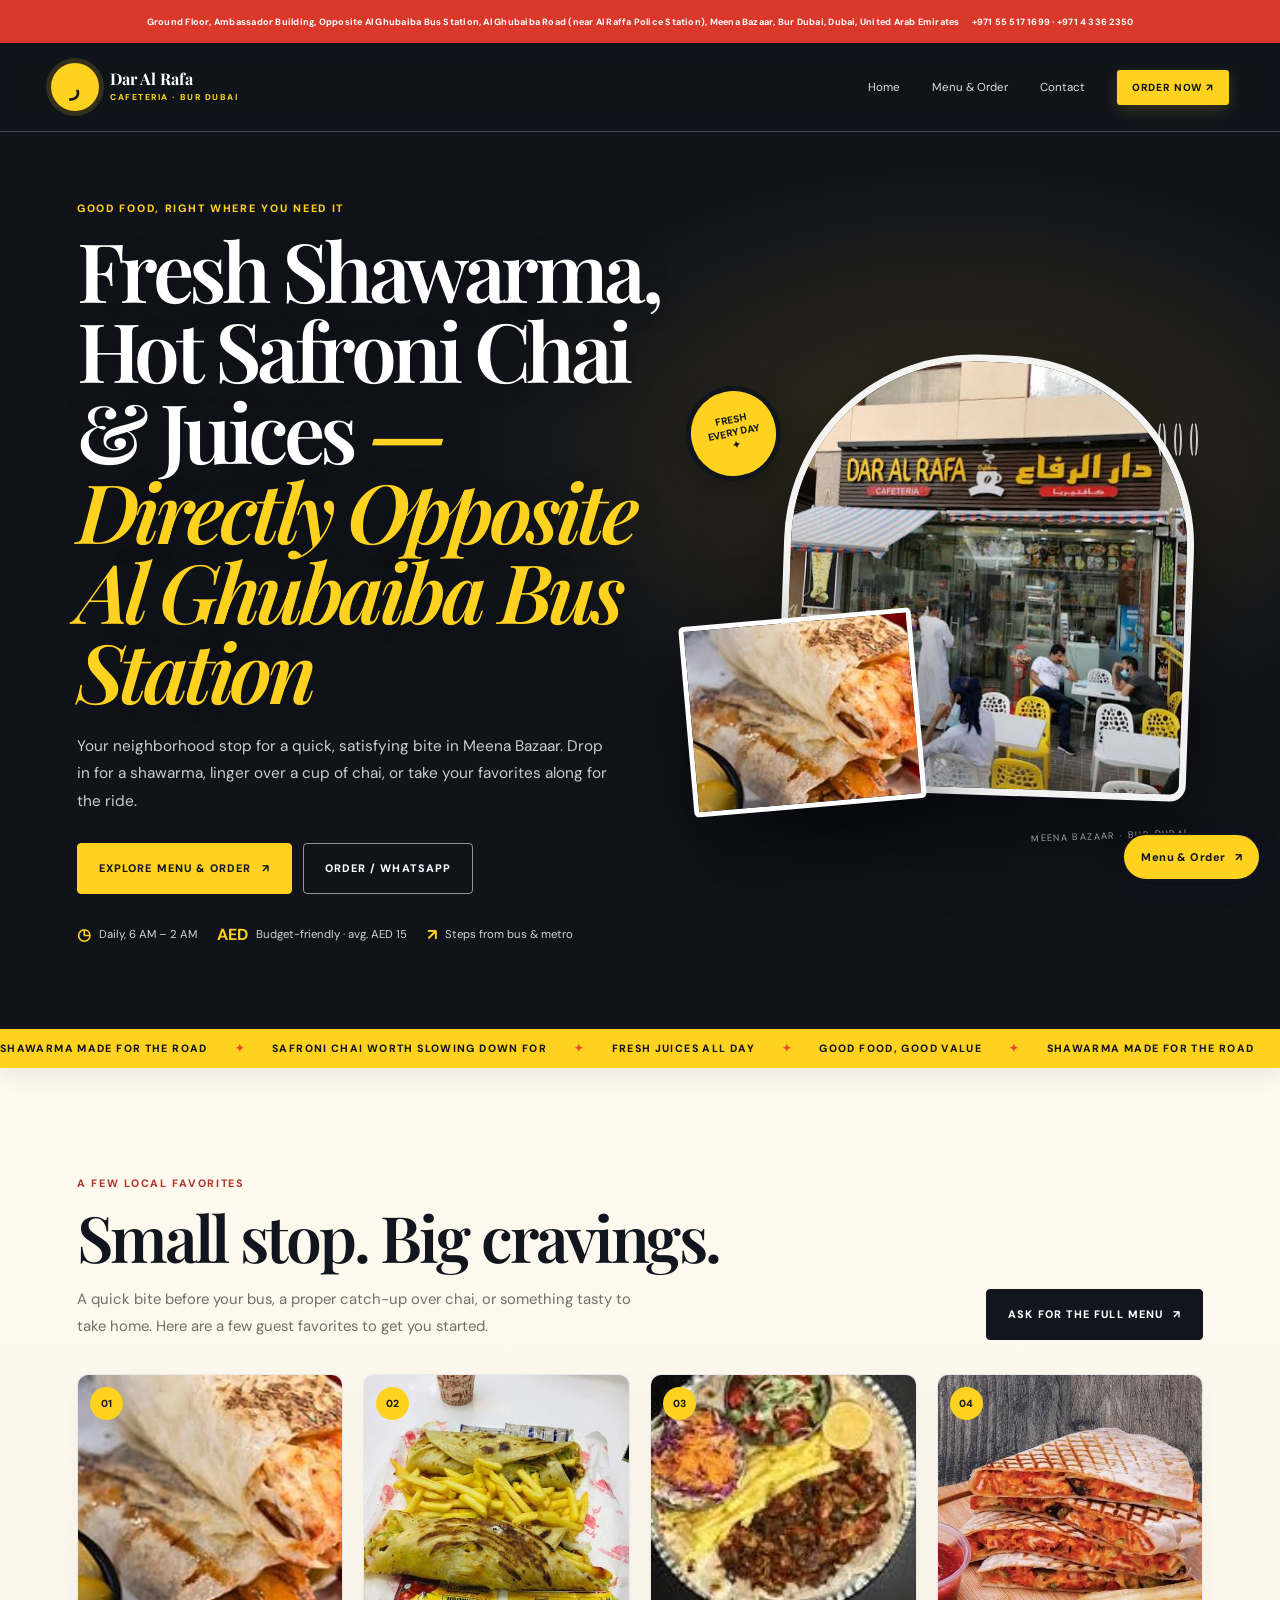
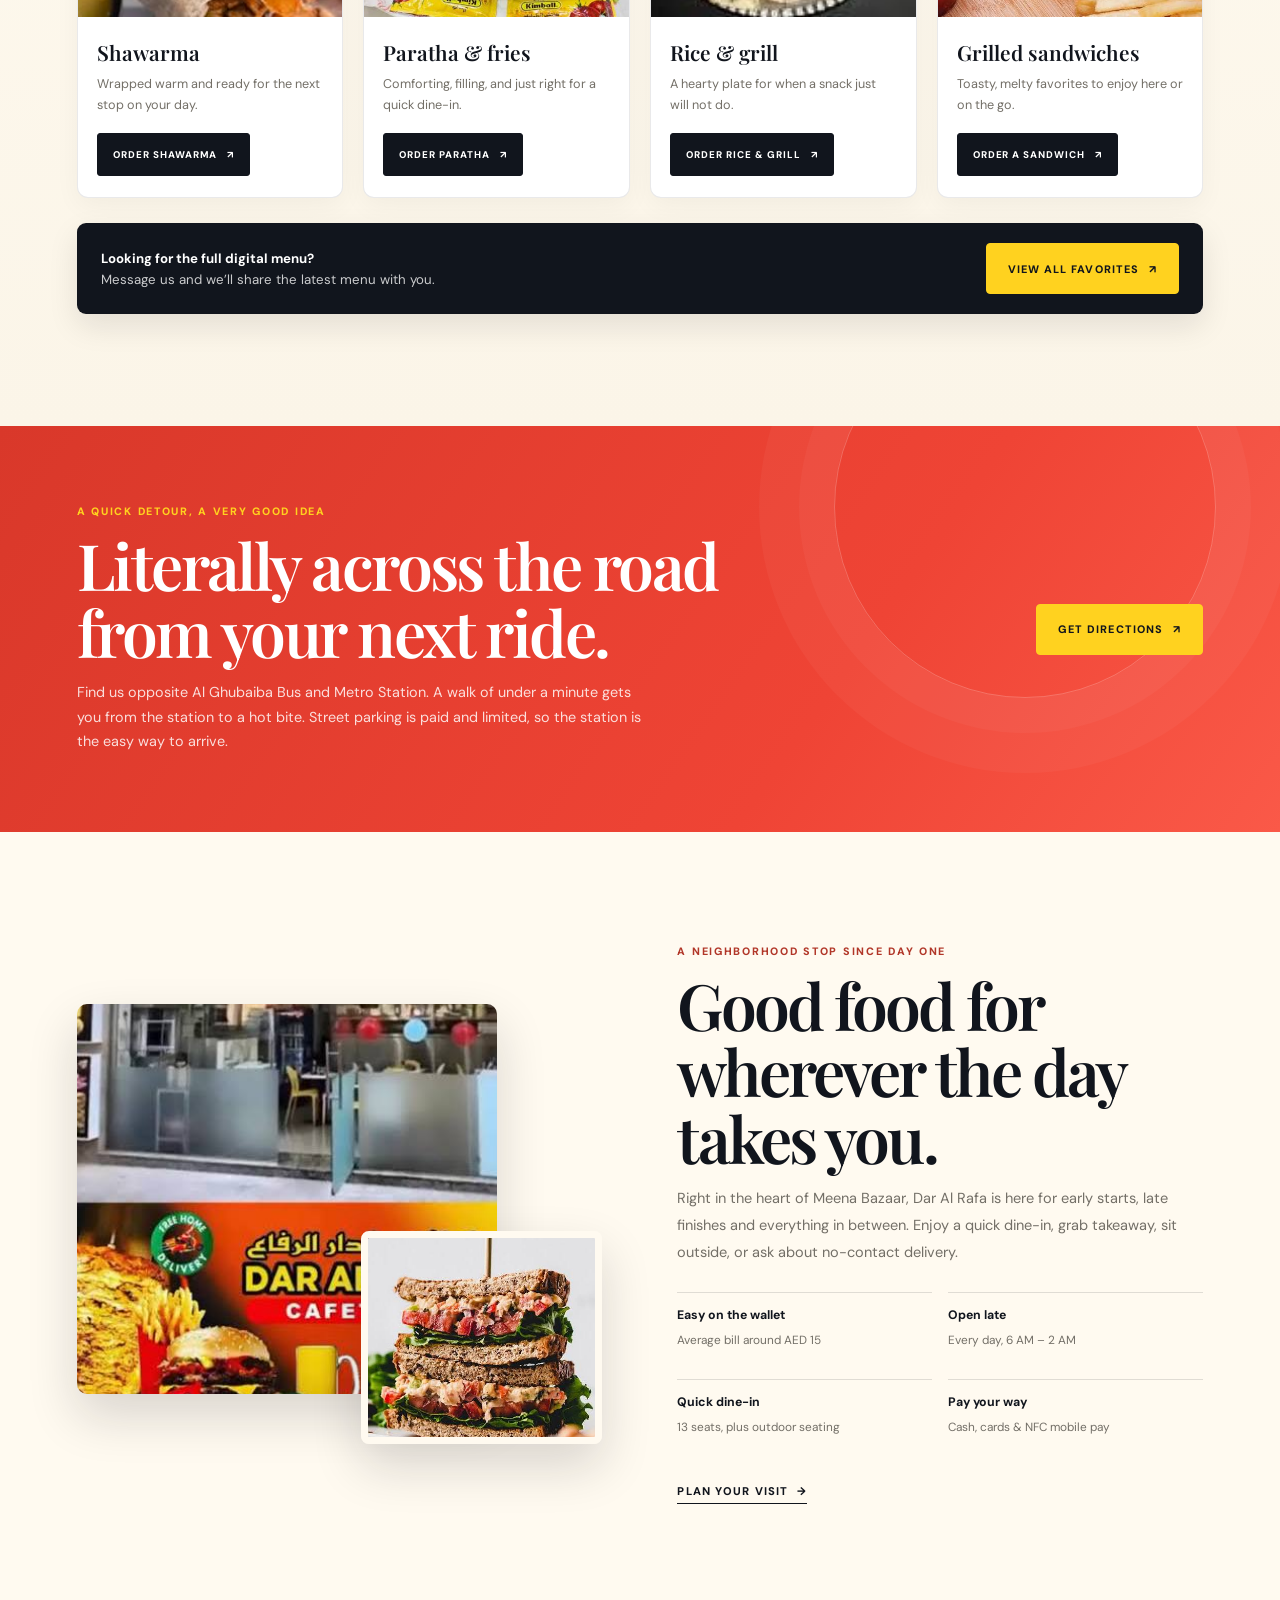
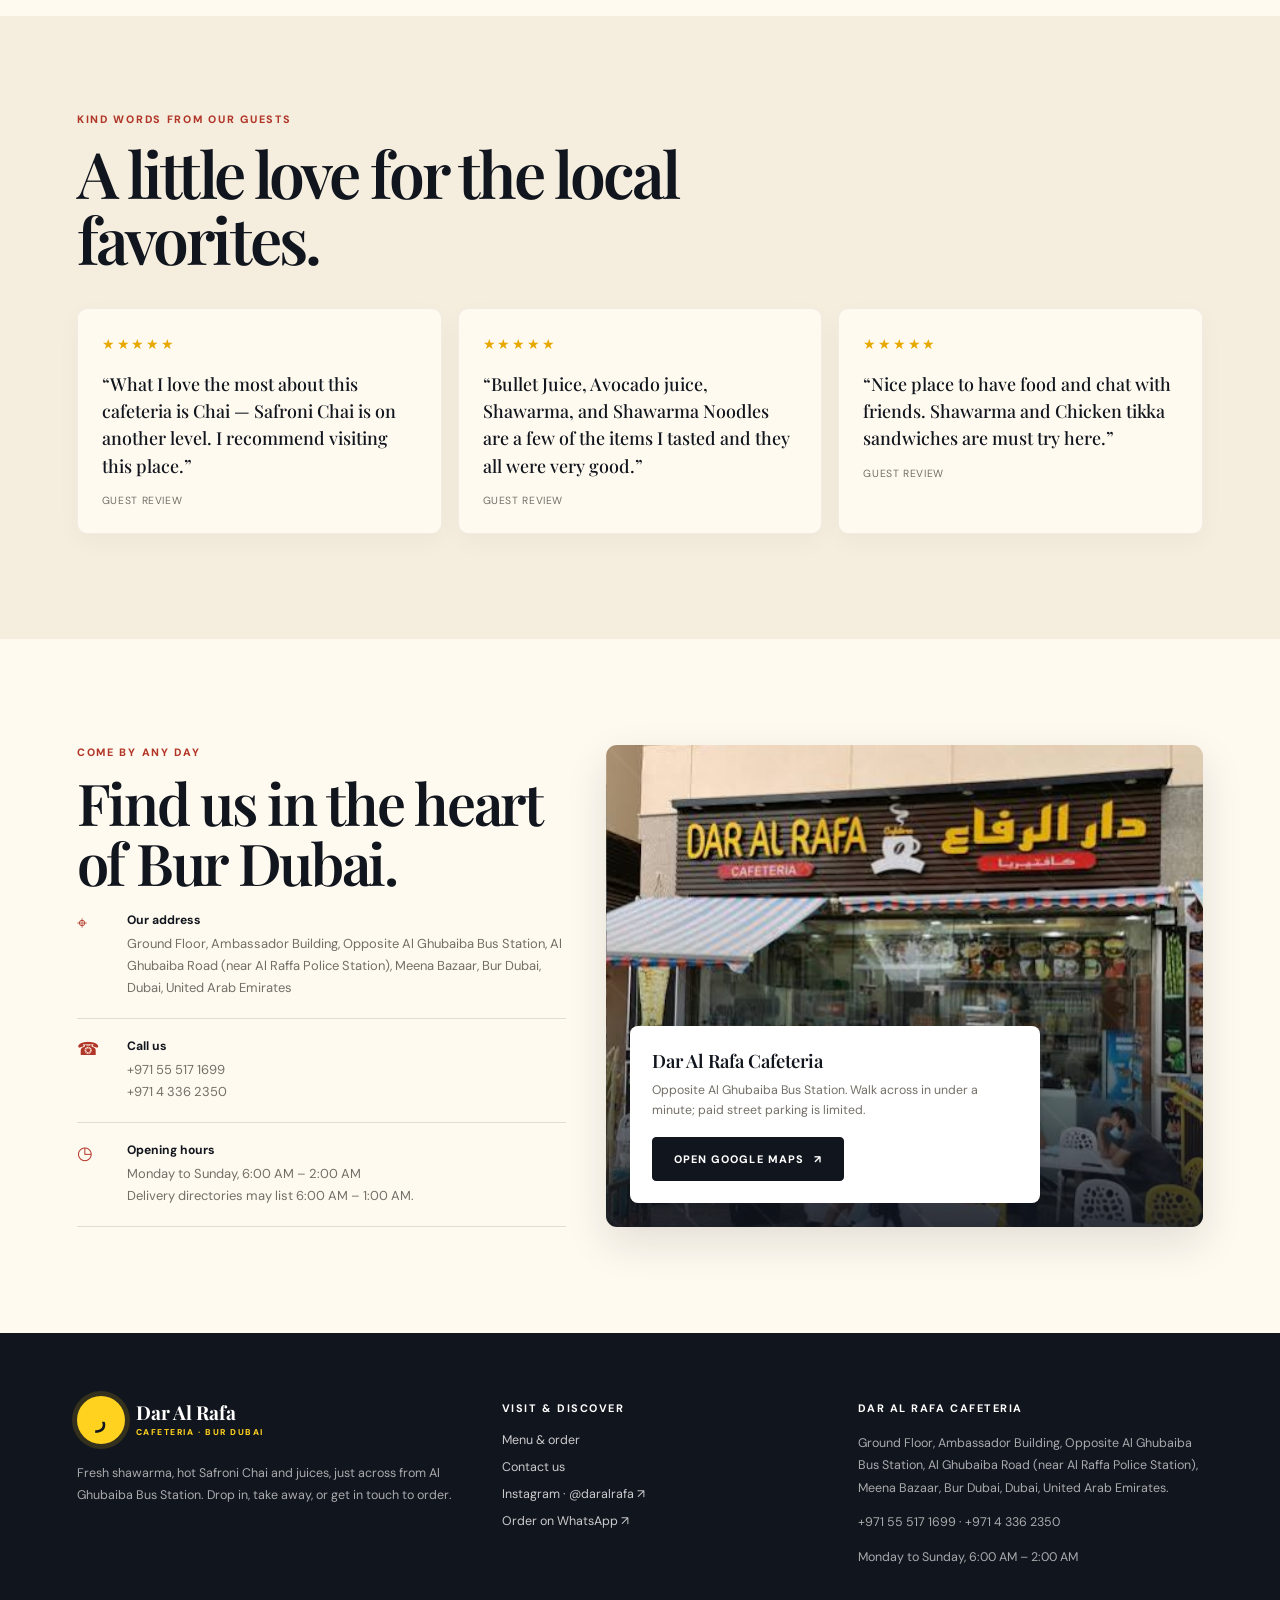
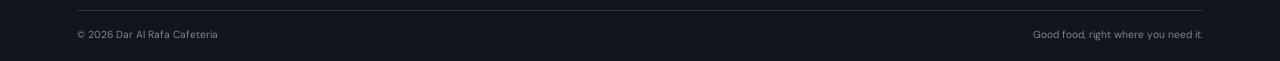
<file: index.html>
<!doctype html>
<html lang="en">
  <head>
    <meta charset="utf-8" />
    <meta name="viewport" content="width=device-width, initial-scale=1" />
    <meta name="theme-color" content="#11151d" />
    <meta name="description" content="Fresh shawarma, Safroni Chai and juices at Dar Al Rafa Cafeteria, directly opposite Al Ghubaiba Bus Station in Bur Dubai. Open daily from 6 AM to 2 AM." />
    <title>Dar Al Rafa Cafeteria | Shawarma, Chai &amp; Juices in Bur Dubai</title>
    <link rel="stylesheet" href="styles.css" />
    <script src="script.js" defer></script>
  </head>
  <body>
    <div class="topline">
      <span class="topline-address">Ground Floor, Ambassador Building, Opposite Al Ghubaiba Bus Station, Al Ghubaiba Road (near Al Raffa Police Station), Meena Bazaar, Bur Dubai, Dubai, United Arab Emirates</span>
      <span class="topline-phones"><a href="tel:+971555171699">+971 55 517 1699</a> · <a href="tel:+97143362350">+971 4 336 2350</a></span>
    </div>
    <header class="header">
      <div class="header-inner">
        <a class="brand" href="index.html" aria-label="Dar Al Rafa Cafeteria home">
          <span class="brand-mark" aria-hidden="true">ر</span>
          <span class="brand-name">Dar Al Rafa<small>Cafeteria · Bur Dubai</small></span>
        </a>
        <button class="menu-toggle" type="button" aria-label="Open navigation" aria-expanded="false" aria-controls="site-navigation">☰</button>
        <nav class="nav" id="site-navigation" aria-label="Main navigation">
          <a href="index.html">Home</a>
          <a href="order.html">Menu &amp; Order</a>
          <a href="contact.html">Contact</a>
          <a class="nav-cta" href="order.html">Order now <span aria-hidden="true">↗</span></a>
        </nav>
      </div>
    </header>

    <main>
      <section class="hero" aria-labelledby="hero-title">
        <div class="hero-inner">
          <div class="hero-copy">
            <p class="eyebrow">Good food, right where you need it</p>
            <h1 id="hero-title">Fresh Shawarma, Hot Safroni Chai &amp; Juices <em>— Directly Opposite Al Ghubaiba Bus Station</em></h1>
            <p class="hero-desc">Your neighborhood stop for a quick, satisfying bite in Meena Bazaar. Drop in for a shawarma, linger over a cup of chai, or take your favorites along for the ride.</p>
            <div class="hero-actions">
              <a class="button" href="order.html">Explore menu &amp; order <span aria-hidden="true">↗</span></a>
              <a class="button outline" href="https://wa.me/971555171699?text=Hello%20Dar%20Al%20Rafa%2C%20I%27d%20like%20to%20place%20an%20order." target="_blank" rel="noopener noreferrer">Order / WhatsApp</a>
            </div>
            <div class="hero-quick" aria-label="Quick information">
              <span><b aria-hidden="true">◷</b> Daily, 6 AM – 2 AM</span>
              <span><b aria-hidden="true">AED</b> Budget-friendly · avg. AED 15</span>
              <span><b aria-hidden="true">↗</b> Steps from bus &amp; metro</span>
            </div>
          </div>
          <div class="hero-art" aria-label="Dar Al Rafa storefront and shawarma">
            <div class="hero-photo main"><img src="assets/dar-al-rafa-storefront.jpg" alt="Dar Al Rafa Cafeteria's real storefront and outdoor seating" fetchpriority="high" /></div>
            <div class="hero-photo small"><img src="assets/shawarma-wraps.png" alt="Freshly wrapped shawarma sandwiches" /></div>
            <div class="hero-sticker">Fresh<br />every day<br />✦</div>
            <div class="steam" aria-hidden="true"><i></i><i></i><i></i></div>
            <span class="hero-caption">Meena Bazaar · Bur Dubai</span>
          </div>
        </div>
      </section>

      <div class="ticker" aria-label="Fresh food, good value, open late">
        <div class="ticker-track" aria-hidden="true">
          <span>Shawarma made for the road</span><span>Safroni Chai worth slowing down for</span><span>Fresh juices all day</span><span>Good food, good value</span>
          <span>Shawarma made for the road</span><span>Safroni Chai worth slowing down for</span><span>Fresh juices all day</span><span>Good food, good value</span>
        </div>
      </div>

      <section class="menu-section" id="favorites">
        <div class="wrap">
          <div class="section-top">
            <div>
              <p class="eyebrow">A few local favorites</p>
              <h2 class="section-heading">Small stop. Big cravings.</h2>
              <p class="section-copy">A quick bite before your bus, a proper catch-up over chai, or something tasty to take home. Here are a few guest favorites to get you started.</p>
            </div>
            <a class="button dark" href="https://wa.me/971555171699?text=Hello%2C%20could%20you%20please%20send%20me%20the%20Dar%20Al%20Rafa%20digital%20menu%3F" target="_blank" rel="noopener noreferrer">Ask for the full menu <span aria-hidden="true">↗</span></a>
          </div>
          <div class="food-grid">
            <article class="food-card">
              <div class="food-card-photo"><img src="assets/shawarma-wraps.png" alt="Shawarma wraps served with a cool drink" loading="lazy" /><span class="food-number">01</span></div>
              <div class="food-card-body"><h3>Shawarma</h3><p>Wrapped warm and ready for the next stop on your day.</p><a class="button dark food-order" href="order.html?item=Shawarma">Order shawarma <span aria-hidden="true">↗</span></a></div>
            </article>
            <article class="food-card">
              <div class="food-card-photo"><img src="assets/paratha-meal.png" alt="Griddled paratha wraps served with fries and chai" loading="lazy" /><span class="food-number">02</span></div>
              <div class="food-card-body"><h3>Paratha &amp; fries</h3><p>Comforting, filling, and just right for a quick dine-in.</p><a class="button dark food-order" href="order.html?item=Paratha%20%26%20fries">Order paratha <span aria-hidden="true">↗</span></a></div>
            </article>
            <article class="food-card">
              <div class="food-card-photo"><img src="assets/rice-and-grill-platter.png" alt="Rice served with a generous grilled meat platter" loading="lazy" /><span class="food-number">03</span></div>
              <div class="food-card-body"><h3>Rice &amp; grill</h3><p>A hearty plate for when a snack just will not do.</p><a class="button dark food-order" href="order.html?item=Rice%20%26%20grill">Order rice &amp; grill <span aria-hidden="true">↗</span></a></div>
            </article>
            <article class="food-card">
              <div class="food-card-photo"><img src="assets/grilled-sandwich.png" alt="Toasted grilled sandwich served with fries" loading="lazy" /><span class="food-number">04</span></div>
              <div class="food-card-body"><h3>Grilled sandwiches</h3><p>Toasty, melty favorites to enjoy here or on the go.</p><a class="button dark food-order" href="order.html?item=Grilled%20sandwiches">Order a sandwich <span aria-hidden="true">↗</span></a></div>
            </article>
          </div>
          <div class="menu-cta">
            <p><strong>Looking for the full digital menu?</strong><br />Message us and we’ll share the latest menu with you.</p>
            <a class="button" href="order.html">View all favorites <span aria-hidden="true">↗</span></a>
          </div>
        </div>
      </section>

      <section class="visit-band" id="visit">
        <div class="wrap visit-band-inner">
          <div>
            <p class="eyebrow">A quick detour, a very good idea</p>
            <h2>Literally across the road from your next ride.</h2>
            <p>Find us opposite Al Ghubaiba Bus and Metro Station. A walk of under a minute gets you from the station to a hot bite. Street parking is paid and limited, so the station is the easy way to arrive.</p>
          </div>
          <a class="button" href="https://www.google.com/maps/search/?api=1&amp;query=Dar+Al+Rafa+Cafeteria%2C+Ground+Floor%2C+Ambassador+Building%2C+Opposite+Al+Ghubaiba+Bus+Station%2C+Dubai" target="_blank" rel="noopener noreferrer">Get directions <span aria-hidden="true">↗</span></a>
        </div>
      </section>

      <section class="story-section" id="story">
        <div class="wrap story-grid">
          <div class="story-photo" aria-label="Inside Dar Al Rafa and a freshly prepared meal">
            <img src="assets/cafeteria-and-delivery.png" alt="Dar Al Rafa Cafeteria entrance and delivery meal" loading="lazy" />
            <img src="assets/club-sandwich.png" alt="Layered club sandwich with fresh vegetables" loading="lazy" />
          </div>
          <div class="story-copy">
            <p class="eyebrow">A neighborhood stop since day one</p>
            <h2>Good food for wherever the day takes you.</h2>
            <p>Right in the heart of Meena Bazaar, Dar Al Rafa is here for early starts, late finishes and everything in between. Enjoy a quick dine-in, grab takeaway, sit outside, or ask about no-contact delivery.</p>
            <div class="story-highlights">
              <div><strong>Easy on the wallet</strong><span>Average bill around AED 15</span></div>
              <div><strong>Open late</strong><span>Every day, 6 AM – 2 AM</span></div>
              <div><strong>Quick dine-in</strong><span>13 seats, plus outdoor seating</span></div>
              <div><strong>Pay your way</strong><span>Cash, cards &amp; NFC mobile pay</span></div>
            </div>
            <a class="text-link" href="contact.html">Plan your visit <span aria-hidden="true">→</span></a>
          </div>
        </div>
      </section>

      <section class="reviews-section" aria-labelledby="reviews-title">
        <div class="wrap">
          <p class="eyebrow">Kind words from our guests</p>
          <h2 class="section-heading" id="reviews-title">A little love for the local favorites.</h2>
          <div class="reviews-grid">
            <article class="review">
              <div class="review-stars" aria-label="5 out of 5 stars">★★★★★</div>
              <blockquote>“What I love the most about this cafeteria is Chai — Safroni Chai is on another level. I recommend visiting this place.”</blockquote>
              <p class="review-note">Guest review</p>
            </article>
            <article class="review">
              <div class="review-stars" aria-label="5 out of 5 stars">★★★★★</div>
              <blockquote>“Bullet Juice, Avocado juice, Shawarma, and Shawarma Noodles are a few of the items I tasted and they all were very good.”</blockquote>
              <p class="review-note">Guest review</p>
            </article>
            <article class="review">
              <div class="review-stars" aria-label="5 out of 5 stars">★★★★★</div>
              <blockquote>“Nice place to have food and chat with friends. Shawarma and Chicken tikka sandwiches are must try here.”</blockquote>
              <p class="review-note">Guest review</p>
            </article>
          </div>
        </div>
      </section>

      <section class="location-section" id="location">
        <div class="wrap location-grid">
          <div class="location-info">
            <p class="eyebrow">Come by any day</p>
            <h2>Find us in the heart of Bur Dubai.</h2>
            <div class="info-row">
              <span class="info-icon" aria-hidden="true">⌖</span>
              <div><strong>Our address</strong><p>Ground Floor, Ambassador Building, Opposite Al Ghubaiba Bus Station, Al Ghubaiba Road (near Al Raffa Police Station), Meena Bazaar, Bur Dubai, Dubai, United Arab Emirates</p></div>
            </div>
            <div class="info-row">
              <span class="info-icon" aria-hidden="true">☎</span>
              <div><strong>Call us</strong><p><a href="tel:+971555171699">+971 55 517 1699</a><br /><a href="tel:+97143362350">+971 4 336 2350</a></p></div>
            </div>
            <div class="info-row">
              <span class="info-icon" aria-hidden="true">◷</span>
              <div><strong>Opening hours</strong><p>Monday to Sunday, 6:00 AM – 2:00 AM<br />Delivery directories may list 6:00 AM – 1:00 AM.</p></div>
            </div>
          </div>
          <div class="map-panel">
            <div class="map-card">
              <strong>Dar Al Rafa Cafeteria</strong>
              <p>Opposite Al Ghubaiba Bus Station. Walk across in under a minute; paid street parking is limited.</p>
              <a class="button dark" href="https://www.google.com/maps/search/?api=1&amp;query=Dar+Al+Rafa+Cafeteria%2C+Ground+Floor%2C+Ambassador+Building%2C+Opposite+Al+Ghubaiba+Bus+Station%2C+Dubai" target="_blank" rel="noopener noreferrer">Open Google Maps <span aria-hidden="true">↗</span></a>
            </div>
          </div>
        </div>
      </section>
    </main>

    <footer class="footer">
      <div class="wrap">
        <div class="footer-main">
          <div>
            <a class="brand" href="index.html">
              <span class="brand-mark" aria-hidden="true">ر</span>
              <span class="brand-name">Dar Al Rafa<small>Cafeteria · Bur Dubai</small></span>
            </a>
            <p>Fresh shawarma, hot Safroni Chai and juices, just across from Al Ghubaiba Bus Station. Drop in, take away, or get in touch to order.</p>
          </div>
          <div>
            <h3>Visit &amp; discover</h3>
            <div class="footer-links">
              <a href="order.html">Menu &amp; order</a>
              <a href="contact.html">Contact us</a>
              <a href="https://www.instagram.com/daralrafa/" target="_blank" rel="noopener noreferrer">Instagram · @daralrafa ↗</a>
              <a href="https://wa.me/971555171699?text=Hello%20Dar%20Al%20Rafa%2C%20I%27d%20like%20to%20place%20an%20order." target="_blank" rel="noopener noreferrer">Order on WhatsApp ↗</a>
            </div>
          </div>
          <div>
            <h3>Dar Al Rafa Cafeteria</h3>
            <p class="footer-detail">Ground Floor, Ambassador Building, Opposite Al Ghubaiba Bus Station, Al Ghubaiba Road (near Al Raffa Police Station), Meena Bazaar, Bur Dubai, Dubai, United Arab Emirates.</p>
            <p class="footer-detail"><a href="tel:+971555171699">+971 55 517 1699</a> · <a href="tel:+97143362350">+971 4 336 2350</a></p>
            <p>Monday to Sunday, 6:00 AM – 2:00 AM</p>
          </div>
        </div>
        <div class="footer-bottom">
          <span>© <span data-year>2026</span> Dar Al Rafa Cafeteria</span>
          <span>Good food, right where you need it.</span>
        </div>
      </div>
    </footer>
    <a class="floating-order" href="order.html" aria-label="View the menu and order from Dar Al Rafa">Menu &amp; Order <span aria-hidden="true">↗</span></a>
  </body>
</html>
</file>
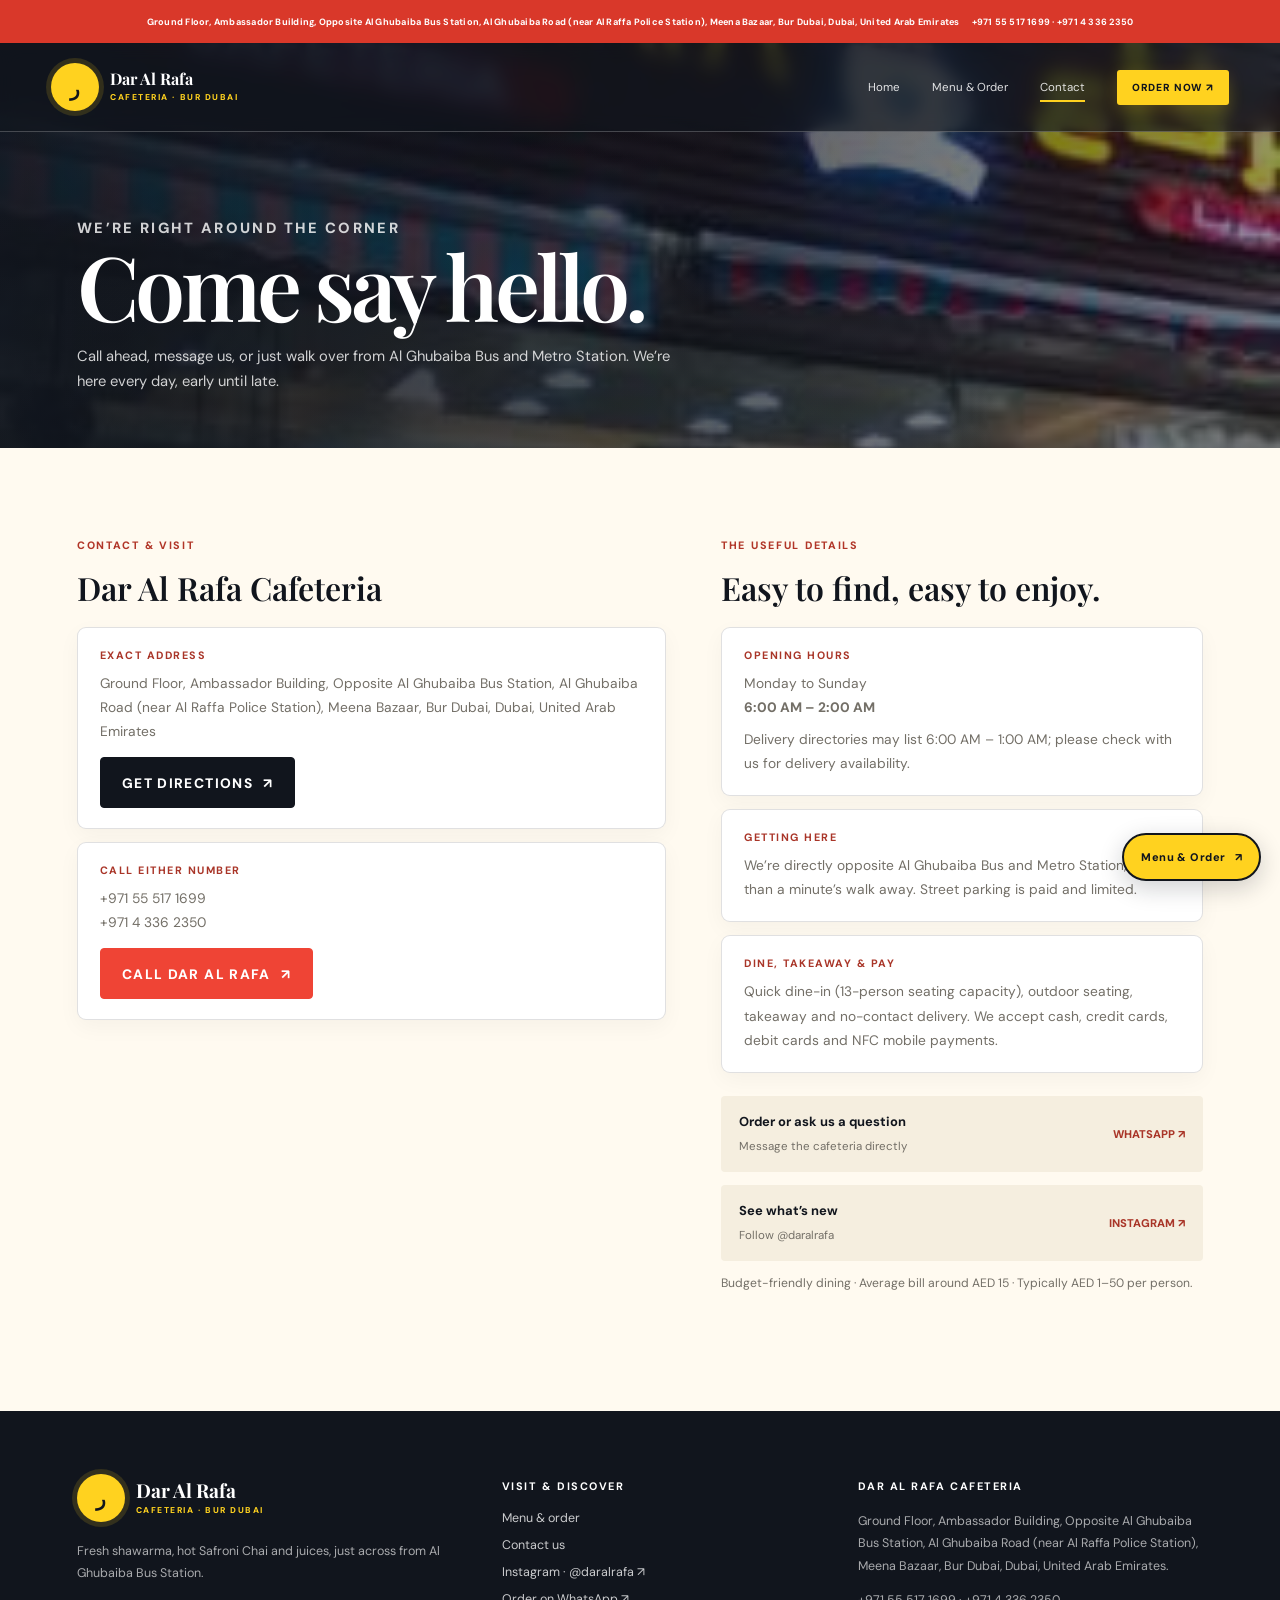
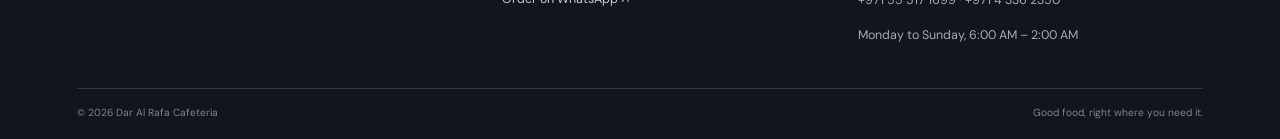
<file: contact.html>
<!doctype html>
<html lang="en">
  <head>
    <meta charset="utf-8" />
    <meta name="viewport" content="width=device-width, initial-scale=1" />
    <meta name="theme-color" content="#11151d" />
    <meta name="description" content="Contact Dar Al Rafa Cafeteria in Meena Bazaar, Bur Dubai. Call, WhatsApp, or visit us opposite Al Ghubaiba Bus Station." />
    <title>Contact &amp; Visit | Dar Al Rafa Cafeteria</title>
    <link rel="stylesheet" href="styles.css" />
    <script src="script.js" defer></script>
  </head>
  <body>
    <div class="topline">
      <span class="topline-address">Ground Floor, Ambassador Building, Opposite Al Ghubaiba Bus Station, Al Ghubaiba Road (near Al Raffa Police Station), Meena Bazaar, Bur Dubai, Dubai, United Arab Emirates</span>
      <span class="topline-phones"><a href="tel:+971555171699">+971 55 517 1699</a> · <a href="tel:+97143362350">+971 4 336 2350</a></span>
    </div>
    <header class="header">
      <div class="header-inner">
        <a class="brand" href="index.html" aria-label="Dar Al Rafa Cafeteria home">
          <span class="brand-mark" aria-hidden="true">ر</span>
          <span class="brand-name">Dar Al Rafa<small>Cafeteria · Bur Dubai</small></span>
        </a>
        <button class="menu-toggle" type="button" aria-label="Open navigation" aria-expanded="false" aria-controls="site-navigation">☰</button>
        <nav class="nav" id="site-navigation" aria-label="Main navigation">
          <a href="index.html">Home</a>
          <a href="order.html">Menu &amp; Order</a>
          <a href="contact.html" aria-current="page">Contact</a>
          <a class="nav-cta" href="order.html">Order now <span aria-hidden="true">↗</span></a>
        </nav>
      </div>
    </header>
    <main>
      <section class="page-hero">
        <div class="wrap">
          <p class="eyebrow">We’re right around the corner</p>
          <h1>Come say hello.</h1>
          <p>Call ahead, message us, or just walk over from Al Ghubaiba Bus and Metro Station. We’re here every day, early until late.</p>
        </div>
      </section>
      <section class="contact-section">
        <div class="wrap contact-grid">
          <div class="contact-details">
            <p class="eyebrow">Contact &amp; visit</p>
            <h2>Dar Al Rafa Cafeteria</h2>
            <div class="contact-card">
              <h3>Exact address</h3>
              <p>Ground Floor, Ambassador Building, Opposite Al Ghubaiba Bus Station, Al Ghubaiba Road (near Al Raffa Police Station), Meena Bazaar, Bur Dubai, Dubai, United Arab Emirates</p>
              <a class="button dark" href="https://www.google.com/maps/search/?api=1&amp;query=Dar+Al+Rafa+Cafeteria%2C+Ground+Floor%2C+Ambassador+Building%2C+Opposite+Al+Ghubaiba+Bus+Station%2C+Dubai" target="_blank" rel="noopener noreferrer">Get directions <span aria-hidden="true">↗</span></a>
            </div>
            <div class="contact-card">
              <h3>Call either number</h3>
              <p><a href="tel:+971555171699">+971 55 517 1699</a><br /><a href="tel:+97143362350">+971 4 336 2350</a></p>
              <a class="button red" href="tel:+971555171699">Call Dar Al Rafa <span aria-hidden="true">↗</span></a>
            </div>
          </div>
          <aside class="contact-side">
            <p class="eyebrow">The useful details</p>
            <h2>Easy to find, easy to enjoy.</h2>
            <div class="contact-card">
              <h3>Opening hours</h3>
              <p>Monday to Sunday<br /><strong>6:00 AM – 2:00 AM</strong></p>
              <p class="delivery-note">Delivery directories may list 6:00 AM – 1:00 AM; please check with us for delivery availability.</p>
            </div>
            <div class="contact-card">
              <h3>Getting here</h3>
              <p>We’re directly opposite Al Ghubaiba Bus and Metro Station, less than a minute’s walk away. Street parking is paid and limited.</p>
            </div>
            <div class="contact-card">
              <h3>Dine, takeaway &amp; pay</h3>
              <p>Quick dine-in (13-person seating capacity), outdoor seating, takeaway and no-contact delivery. We accept cash, credit cards, debit cards and NFC mobile payments.</p>
            </div>
            <div class="contact-options">
              <div class="contact-option">
                <div><strong>Order or ask us a question</strong><span>Message the cafeteria directly</span></div>
                <a href="https://wa.me/971555171699?text=Hello%20Dar%20Al%20Rafa!" target="_blank" rel="noopener noreferrer">WhatsApp ↗</a>
              </div>
              <div class="contact-option">
                <div><strong>See what’s new</strong><span>Follow @daralrafa</span></div>
                <a href="https://www.instagram.com/daralrafa/" target="_blank" rel="noopener noreferrer">Instagram ↗</a>
              </div>
            </div>
            <p>Budget-friendly dining · Average bill around AED 15 · Typically AED 1–50 per person.</p>
          </aside>
        </div>
      </section>
    </main>
    <footer class="footer">
      <div class="wrap">
        <div class="footer-main">
          <div>
            <a class="brand" href="index.html">
              <span class="brand-mark" aria-hidden="true">ر</span>
              <span class="brand-name">Dar Al Rafa<small>Cafeteria · Bur Dubai</small></span>
            </a>
            <p>Fresh shawarma, hot Safroni Chai and juices, just across from Al Ghubaiba Bus Station.</p>
          </div>
          <div>
            <h3>Visit &amp; discover</h3>
            <div class="footer-links">
              <a href="order.html">Menu &amp; order</a>
              <a href="contact.html">Contact us</a>
              <a href="https://www.instagram.com/daralrafa/" target="_blank" rel="noopener noreferrer">Instagram · @daralrafa ↗</a>
              <a href="https://wa.me/971555171699?text=Hello%20Dar%20Al%20Rafa%2C%20I%27d%20like%20to%20place%20an%20order." target="_blank" rel="noopener noreferrer">Order on WhatsApp ↗</a>
            </div>
          </div>
          <div>
            <h3>Dar Al Rafa Cafeteria</h3>
            <p class="footer-detail">Ground Floor, Ambassador Building, Opposite Al Ghubaiba Bus Station, Al Ghubaiba Road (near Al Raffa Police Station), Meena Bazaar, Bur Dubai, Dubai, United Arab Emirates.</p>
            <p class="footer-detail"><a href="tel:+971555171699">+971 55 517 1699</a> · <a href="tel:+97143362350">+971 4 336 2350</a></p>
            <p>Monday to Sunday, 6:00 AM – 2:00 AM</p>
          </div>
        </div>
        <div class="footer-bottom">
          <span>© <span data-year>2026</span> Dar Al Rafa Cafeteria</span>
          <span>Good food, right where you need it.</span>
        </div>
      </div>
    </footer>
    <a class="floating-order" href="order.html" aria-label="View the menu and order from Dar Al Rafa">Menu &amp; Order <span aria-hidden="true">↗</span></a>
  </body>
</html>
</file>
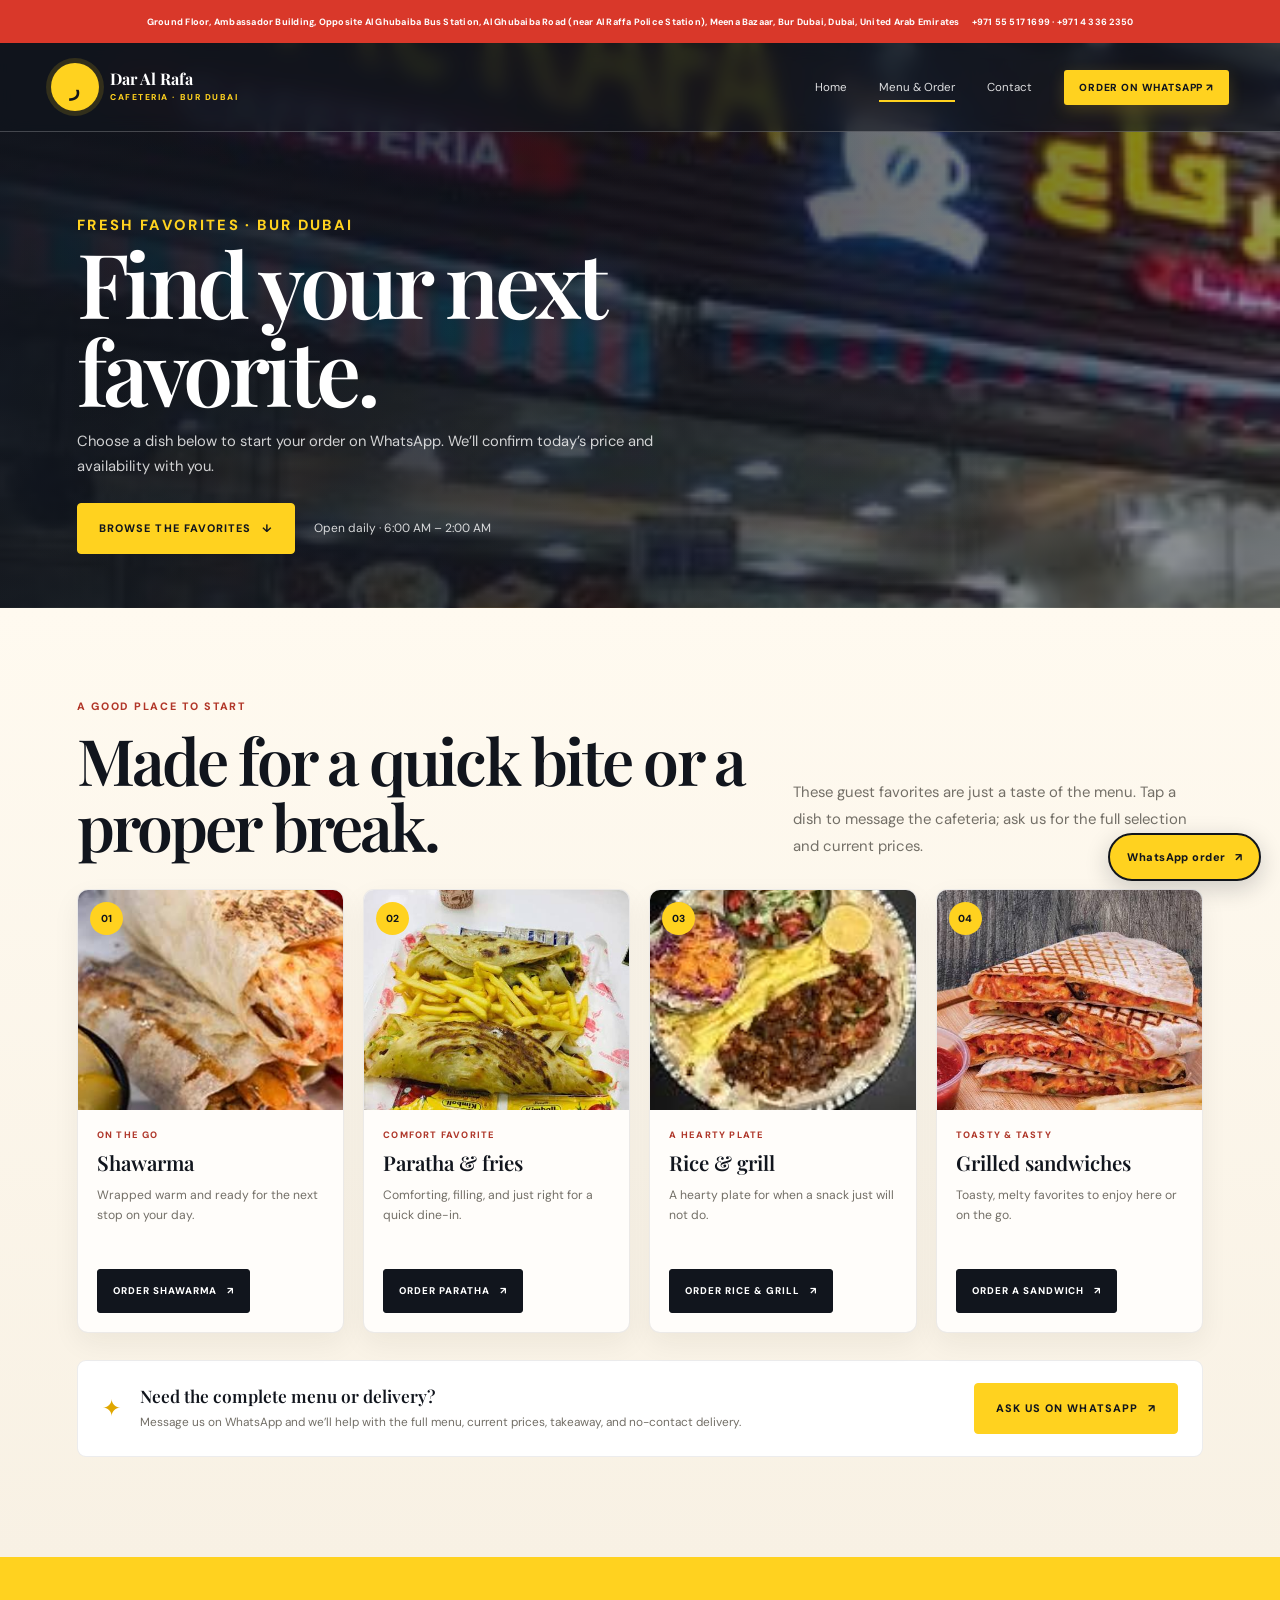
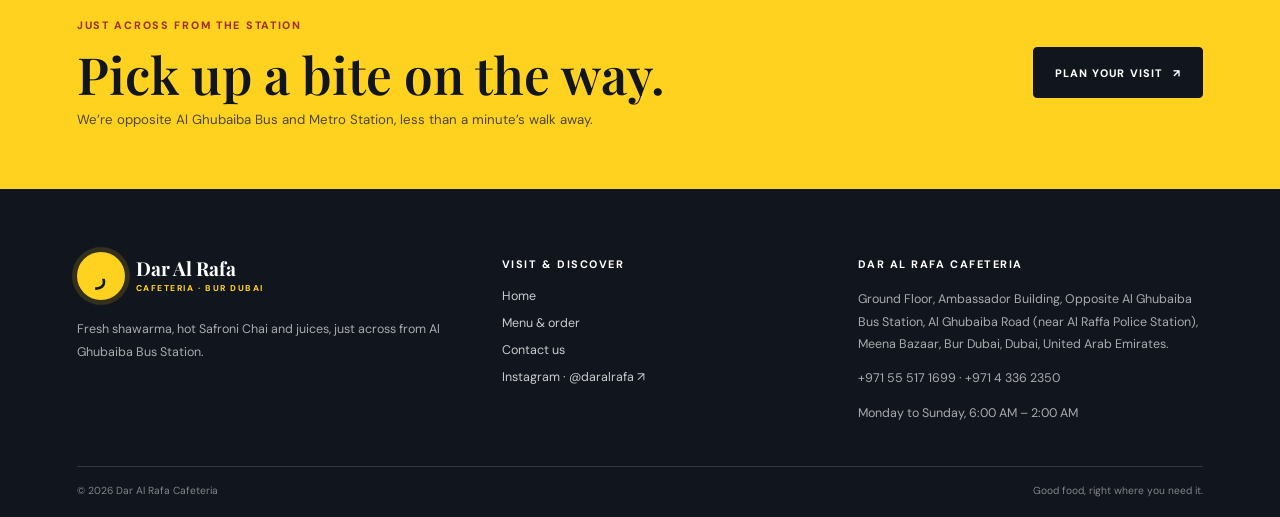
<file: order.html>
<!doctype html>
<html lang="en">
  <head>
    <meta charset="utf-8" />
    <meta name="viewport" content="width=device-width, initial-scale=1" />
    <meta name="theme-color" content="#11151d" />
    <meta name="description" content="Explore Dar Al Rafa Cafeteria favorites and order shawarma, paratha, rice and grill, or grilled sandwiches through WhatsApp." />
    <title>Menu &amp; Order | Dar Al Rafa Cafeteria</title>
    <link rel="stylesheet" href="styles.css" />
    <script src="script.js" defer></script>
  </head>
  <body>
    <div class="topline">
      <span class="topline-address">Ground Floor, Ambassador Building, Opposite Al Ghubaiba Bus Station, Al Ghubaiba Road (near Al Raffa Police Station), Meena Bazaar, Bur Dubai, Dubai, United Arab Emirates</span>
      <span class="topline-phones"><a href="tel:+971555171699">+971 55 517 1699</a> · <a href="tel:+97143362350">+971 4 336 2350</a></span>
    </div>
    <header class="header">
      <div class="header-inner">
        <a class="brand" href="index.html" aria-label="Dar Al Rafa Cafeteria home">
          <span class="brand-mark" aria-hidden="true">ر</span>
          <span class="brand-name">Dar Al Rafa<small>Cafeteria · Bur Dubai</small></span>
        </a>
        <button class="menu-toggle" type="button" aria-label="Open navigation" aria-expanded="false" aria-controls="site-navigation">☰</button>
        <nav class="nav" id="site-navigation" aria-label="Main navigation">
          <a href="index.html">Home</a>
          <a href="order.html" aria-current="page">Menu &amp; Order</a>
          <a href="contact.html">Contact</a>
          <a class="nav-cta" href="https://wa.me/971555171699?text=Hello%20Dar%20Al%20Rafa%2C%20I%27d%20like%20to%20place%20an%20order." target="_blank" rel="noopener noreferrer">Order on WhatsApp <span aria-hidden="true">↗</span></a>
        </nav>
      </div>
    </header>

    <main>
      <section class="page-hero order-hero">
        <div class="wrap">
          <p class="eyebrow">Fresh favorites · Bur Dubai</p>
          <h1>Find your next favorite.</h1>
          <p>Choose a dish below to start your order on WhatsApp. We’ll confirm today’s price and availability with you.</p>
          <div class="order-hero-actions">
            <a class="button" href="#order-menu">Browse the favorites <span aria-hidden="true">↓</span></a>
            <span class="order-open">Open daily · 6:00 AM – 2:00 AM</span>
          </div>
        </div>
      </section>

      <section class="order-section" id="order-menu">
        <div class="wrap">
          <div class="order-heading">
            <div>
              <p class="eyebrow">A good place to start</p>
              <h2 class="section-heading">Made for a quick bite or a proper break.</h2>
            </div>
            <p class="section-copy">These guest favorites are just a taste of the menu. Tap a dish to message the cafeteria; ask us for the full selection and current prices.</p>
          </div>
          <p class="order-selection" id="order-selection" role="status" hidden></p>
          <div class="order-grid">
            <article class="order-card" data-order-card data-item="Shawarma">
              <div class="order-card-photo"><img src="assets/shawarma-wraps.png" alt="Fresh shawarma wraps served with a cool drink" loading="lazy" /><span class="food-number">01</span></div>
              <div class="order-card-body">
                <p class="order-card-tag">On the go</p>
                <h3>Shawarma</h3>
                <p>Wrapped warm and ready for the next stop on your day.</p>
                <a class="button dark" href="https://wa.me/971555171699" data-order-item="Shawarma">Order shawarma <span aria-hidden="true">↗</span></a>
              </div>
            </article>
            <article class="order-card" data-order-card data-item="Paratha &amp; fries">
              <div class="order-card-photo"><img src="assets/paratha-meal.png" alt="Griddled paratha wraps served with fries and chai" loading="lazy" /><span class="food-number">02</span></div>
              <div class="order-card-body">
                <p class="order-card-tag">Comfort favorite</p>
                <h3>Paratha &amp; fries</h3>
                <p>Comforting, filling, and just right for a quick dine-in.</p>
                <a class="button dark" href="https://wa.me/971555171699" data-order-item="Paratha &amp; fries">Order paratha <span aria-hidden="true">↗</span></a>
              </div>
            </article>
            <article class="order-card" data-order-card data-item="Rice &amp; grill">
              <div class="order-card-photo"><img src="assets/rice-and-grill-platter.png" alt="Rice served with a generous grilled meat platter" loading="lazy" /><span class="food-number">03</span></div>
              <div class="order-card-body">
                <p class="order-card-tag">A hearty plate</p>
                <h3>Rice &amp; grill</h3>
                <p>A hearty plate for when a snack just will not do.</p>
                <a class="button dark" href="https://wa.me/971555171699" data-order-item="Rice &amp; grill">Order rice &amp; grill <span aria-hidden="true">↗</span></a>
              </div>
            </article>
            <article class="order-card" data-order-card data-item="Grilled sandwiches">
              <div class="order-card-photo"><img src="assets/grilled-sandwich.png" alt="Toasted grilled sandwich served with fries" loading="lazy" /><span class="food-number">04</span></div>
              <div class="order-card-body">
                <p class="order-card-tag">Toasty &amp; tasty</p>
                <h3>Grilled sandwiches</h3>
                <p>Toasty, melty favorites to enjoy here or on the go.</p>
                <a class="button dark" href="https://wa.me/971555171699" data-order-item="Grilled sandwiches">Order a sandwich <span aria-hidden="true">↗</span></a>
              </div>
            </article>
          </div>
          <div class="order-note">
            <span class="order-note-mark" aria-hidden="true">✦</span>
            <div><strong>Need the complete menu or delivery?</strong><p>Message us on WhatsApp and we’ll help with the full menu, current prices, takeaway, and no-contact delivery.</p></div>
            <a class="button" href="https://wa.me/971555171699?text=Hello%20Dar%20Al%20Rafa%2C%20could%20you%20please%20share%20the%20full%20menu%20and%20delivery%20options%3F" target="_blank" rel="noopener noreferrer">Ask us on WhatsApp <span aria-hidden="true">↗</span></a>
          </div>
        </div>
      </section>
      <section class="order-bottom-band">
        <div class="wrap order-bottom-inner">
          <div><p class="eyebrow">Just across from the station</p><h2>Pick up a bite on the way.</h2><p>We’re opposite Al Ghubaiba Bus and Metro Station, less than a minute’s walk away.</p></div>
          <a class="button dark" href="contact.html">Plan your visit <span aria-hidden="true">↗</span></a>
        </div>
      </section>
    </main>

    <footer class="footer">
      <div class="wrap">
        <div class="footer-main">
          <div>
            <a class="brand" href="index.html"><span class="brand-mark" aria-hidden="true">ر</span><span class="brand-name">Dar Al Rafa<small>Cafeteria · Bur Dubai</small></span></a>
            <p>Fresh shawarma, hot Safroni Chai and juices, just across from Al Ghubaiba Bus Station.</p>
          </div>
          <div>
            <h3>Visit &amp; discover</h3>
            <div class="footer-links">
              <a href="index.html">Home</a>
              <a href="order.html">Menu &amp; order</a>
              <a href="contact.html">Contact us</a>
              <a href="https://www.instagram.com/daralrafa/" target="_blank" rel="noopener noreferrer">Instagram · @daralrafa ↗</a>
            </div>
          </div>
          <div>
            <h3>Dar Al Rafa Cafeteria</h3>
            <p class="footer-detail">Ground Floor, Ambassador Building, Opposite Al Ghubaiba Bus Station, Al Ghubaiba Road (near Al Raffa Police Station), Meena Bazaar, Bur Dubai, Dubai, United Arab Emirates.</p>
            <p class="footer-detail"><a href="tel:+971555171699">+971 55 517 1699</a> · <a href="tel:+97143362350">+971 4 336 2350</a></p>
            <p>Monday to Sunday, 6:00 AM – 2:00 AM</p>
          </div>
        </div>
        <div class="footer-bottom"><span>© <span data-year>2026</span> Dar Al Rafa Cafeteria</span><span>Good food, right where you need it.</span></div>
      </div>
    </footer>
    <a class="floating-order" href="https://wa.me/971555171699?text=Hello%20Dar%20Al%20Rafa%2C%20I%27d%20like%20to%20place%20an%20order." target="_blank" rel="noopener noreferrer" aria-label="Order from Dar Al Rafa on WhatsApp">WhatsApp order <span aria-hidden="true">↗</span></a>
  </body>
</html>
</file>
<file: styles.css>
@import url("https://fonts.googleapis.com/css2?family=DM+Sans:wght@400;500;600;700;800&family=Playfair+Display:wght@500;600;700;800&display=swap");

:root {
  color-scheme: light;
  --ink: #11151d;
  --ink-soft: #1a202a;
  --paper: #fffaf0;
  --cream: #f5eedf;
  --yellow: #ffd21f;
  --red: #ef4435;
  --muted: #736f67;
  --line: rgba(17, 21, 29, .13);
  --sans: "DM Sans", "Segoe UI", sans-serif;
  --serif: "Playfair Display", Georgia, serif;
  --wrap: min(1190px, 88%);
}

* { box-sizing: border-box; }
html { scroll-behavior: smooth; scroll-padding-top: 92px; }
body {
  margin: 0;
  color: var(--ink);
  background: var(--paper);
  font-family: var(--sans);
  -webkit-font-smoothing: antialiased;
}
img { display: block; max-width: 100%; }
a { color: inherit; text-decoration: none; }
a, button { -webkit-tap-highlight-color: transparent; }
button { font: inherit; }
.wrap { width: var(--wrap); margin: 0 auto; }
.eyebrow {
  margin: 0 0 14px;
  color: #b13628;
  font-size: .67rem;
  font-weight: 800;
  letter-spacing: .16em;
  text-transform: uppercase;
}
.section-heading {
  max-width: 760px;
  margin: 0;
  font: 600 clamp(2.5rem, 5vw, 4.5rem)/1.04 var(--serif);
  letter-spacing: -.045em;
}
.section-copy {
  max-width: 570px;
  margin: 16px 0 0;
  color: var(--muted);
  font-size: .93rem;
  line-height: 1.8;
}
.button {
  display: inline-flex;
  min-height: 51px;
  align-items: center;
  justify-content: center;
  gap: 10px;
  padding: 0 21px;
  color: var(--ink);
  background: var(--yellow);
  border: 1px solid var(--yellow);
  border-radius: 4px;
  cursor: pointer;
  font-size: .68rem;
  font-weight: 800;
  letter-spacing: .1em;
  text-align: center;
  text-transform: uppercase;
  transition: transform 180ms ease, background 180ms ease, color 180ms ease;
}
.button:hover { transform: translateY(-2px); background: #ffe15a; }
.button.red { color: white; background: var(--red); border-color: var(--red); }
.button.red:hover { background: #d9382a; }
.button.outline { color: white; background: transparent; border-color: rgba(255,255,255,.55); }
.button.outline:hover { color: var(--ink); background: white; }
.button.dark { color: white; background: var(--ink); border-color: var(--ink); }
.button.dark:hover { color: var(--ink); background: transparent; }
.text-link {
  display: inline-flex;
  align-items: center;
  gap: 9px;
  padding-bottom: 5px;
  border-bottom: 1px solid currentColor;
  font-size: .7rem;
  font-weight: 800;
  letter-spacing: .1em;
  text-transform: uppercase;
}

.topline {
  position: relative;
  z-index: 5;
  display: flex;
  min-height: 40px;
  align-items: center;
  justify-content: center;
  gap: 12px;
  padding: 7px 4%;
  color: white;
  background: var(--red);
  font-size: .57rem;
  font-weight: 700;
  letter-spacing: .025em;
  text-align: center;
}
.topline a { color: white; }
.topline-address { flex: 0 1 auto; }
.topline-phones { flex: 0 0 auto; white-space: nowrap; }
.header {
  position: absolute;
  z-index: 5;
  top: 38px;
  left: 0;
  width: 100%;
  color: white;
  background: rgba(13, 16, 23, .36);
  border-bottom: 1px solid rgba(255,255,255,.22);
  backdrop-filter: blur(9px);
}
.header-inner {
  display: flex;
  width: min(1320px, 92%);
  min-height: 83px;
  align-items: center;
  justify-content: space-between;
  margin: 0 auto;
  gap: 24px;
}
.brand { display: inline-flex; min-width: max-content; align-items: center; gap: 11px; }
.brand-mark {
  display: grid;
  width: 43px;
  height: 43px;
  place-items: center;
  color: var(--ink);
  background: var(--yellow);
  border-radius: 50%;
  font: 700 1.25rem var(--serif);
}
.brand-name { color: white; font: 700 1rem/1.05 var(--serif); }
.brand-name small {
  display: block;
  margin-top: 5px;
  color: var(--yellow);
  font: 800 .53rem var(--sans);
  letter-spacing: .18em;
  text-transform: uppercase;
}
.nav { display: flex; align-items: center; gap: clamp(17px, 2.5vw, 32px); font-size: .72rem; }
.nav a:not(.nav-cta) { color: rgba(255,255,255,.86); transition: color 150ms ease; }
.nav a:not(.nav-cta):hover { color: var(--yellow); }
.nav .nav-cta {
  padding: 11px 15px;
  color: var(--ink);
  background: var(--yellow);
  border-radius: 3px;
  font-size: .64rem;
  font-weight: 800;
  letter-spacing: .08em;
  text-transform: uppercase;
}
.menu-toggle {
  display: none;
  width: 43px;
  height: 43px;
  color: white;
  background: transparent;
  border: 1px solid rgba(255,255,255,.5);
  border-radius: 3px;
  cursor: pointer;
  font-size: 1.2rem;
}

.hero {
  position: relative;
  min-height: 730px;
  overflow: hidden;
  color: white;
  background:
    radial-gradient(ellipse at 75% 42%, rgba(244, 186, 36, .12), transparent 36%),
    var(--ink);
}
.hero::before {
  position: absolute;
  inset: 0;
  background-image: radial-gradient(rgba(255,255,255,.16) .7px, transparent .7px);
  background-size: 24px 24px;
  opacity: .18;
  content: "";
  pointer-events: none;
}
.hero-inner {
  position: relative;
  display: grid;
  width: var(--wrap);
  min-height: 730px;
  align-items: center;
  grid-template-columns: 1.06fr .94fr;
  gap: 25px;
  margin: 0 auto;
  padding: 145px 0 70px;
}
.hero-copy { position: relative; z-index: 2; padding-bottom: 14px; }
.hero .eyebrow { color: var(--yellow); }
.hero h1 {
  max-width: 690px;
  margin: 0;
  font: 600 clamp(3.2rem, 6.4vw, 6.1rem)/.98 var(--serif);
  letter-spacing: -.055em;
}
.hero h1 em { color: var(--yellow); font-weight: 600; }
.hero-desc {
  max-width: 535px;
  margin: 22px 0 27px;
  color: rgba(255,255,255,.78);
  font-size: .96rem;
  line-height: 1.8;
}
.hero-actions { display: flex; flex-wrap: wrap; gap: 11px; }
.hero-quick {
  display: flex;
  flex-wrap: wrap;
  gap: 20px;
  margin-top: 30px;
  color: rgba(255,255,255,.82);
  font-size: .71rem;
}
.hero-quick span { display: inline-flex; align-items: center; gap: 8px; }
.hero-quick b { color: var(--yellow); font-size: 1rem; }
.hero-art { position: relative; min-height: 470px; }
.hero-photo {
  position: absolute;
  overflow: hidden;
  border: 7px solid rgba(255,255,255,.95);
  box-shadow: 0 24px 70px rgba(0,0,0,.4);
}
.hero-photo img { width: 100%; height: 100%; object-fit: cover; }
.hero-photo.main {
  top: 10px;
  right: 2%;
  width: min(83%, 410px);
  height: 440px;
  border-radius: 190px 190px 12px 12px;
  transform: rotate(2deg);
  animation: float-main 7s ease-in-out infinite;
}
.hero-photo.small {
  z-index: 2;
  bottom: 7px;
  left: 0;
  width: 45%;
  height: 191px;
  border: 5px solid white;
  border-radius: 5px;
  transform: rotate(-5deg);
  animation: float-small 6.4s ease-in-out infinite;
}
.hero-sticker {
  position: absolute;
  z-index: 3;
  top: 41px;
  left: 0;
  display: grid;
  width: 95px;
  height: 95px;
  place-items: center;
  color: var(--ink);
  background: var(--yellow);
  border: 5px solid var(--ink);
  border-radius: 50%;
  font-size: .62rem;
  font-weight: 800;
  line-height: 1.3;
  text-align: center;
  text-transform: uppercase;
  transform: rotate(-12deg);
}
.steam {
  position: absolute;
  z-index: 3;
  top: 76px;
  right: 1%;
  display: flex;
  gap: 8px;
  height: 68px;
}
.steam i {
  display: block;
  width: 8px;
  height: 37px;
  border: 2px solid rgba(255,255,255,.76);
  border-top-color: transparent;
  border-bottom-color: transparent;
  border-radius: 50%;
  animation: steam 2.1s ease-in-out infinite;
}
.steam i:nth-child(2) { animation-delay: .35s; }
.steam i:nth-child(3) { animation-delay: .7s; }
.hero-caption {
  position: absolute;
  right: 3%;
  bottom: -27px;
  color: rgba(255,255,255,.6);
  font-size: .58rem;
  letter-spacing: .15em;
  text-transform: uppercase;
  transform: rotate(-2deg);
}
@keyframes float-main { 0%, 100% { transform: translateY(0) rotate(2deg); } 50% { transform: translateY(-11px) rotate(1deg); } }
@keyframes float-small { 0%, 100% { transform: translateY(0) rotate(-5deg); } 50% { transform: translateY(9px) rotate(-3deg); } }
@keyframes steam { 0%, 100% { opacity: .3; transform: translateY(7px) scaleY(.8); } 50% { opacity: 1; transform: translateY(-5px) scaleY(1.1); } }

.ticker {
  overflow: hidden;
  color: var(--ink);
  background: var(--yellow);
}
.ticker-track {
  display: flex;
  width: max-content;
  align-items: center;
  gap: 27px;
  padding: 13px 0;
  animation: ticker 28s linear infinite;
  font-size: .66rem;
  font-weight: 800;
  letter-spacing: .13em;
  text-transform: uppercase;
}
.ticker-track span::after { margin-left: 27px; color: var(--red); content: "✦"; }
@keyframes ticker { to { transform: translateX(-50%); } }

.menu-section { padding: 108px 0 112px; }
.section-top {
  display: flex;
  align-items: end;
  justify-content: space-between;
  gap: 28px;
  margin-bottom: 34px;
}
.food-grid { display: grid; grid-template-columns: repeat(4, minmax(0,1fr)); gap: 17px; }
.food-card {
  overflow: hidden;
  background: white;
  border: 1px solid var(--line);
  border-radius: 5px;
  transition: transform 200ms ease, box-shadow 200ms ease;
}
.food-card:hover { transform: translateY(-5px); box-shadow: 0 17px 35px rgba(17,21,29,.11); }
.food-card-photo { position: relative; height: 225px; overflow: hidden; background: var(--cream); }
.food-card-photo img { width: 100%; height: 100%; object-fit: cover; transition: transform 400ms ease; }
.food-card:hover .food-card-photo img { transform: scale(1.045); }
.food-number {
  position: absolute;
  top: 12px;
  left: 12px;
  display: grid;
  width: 33px;
  height: 33px;
  place-items: center;
  color: var(--ink);
  background: var(--yellow);
  border-radius: 50%;
  font-size: .64rem;
  font-weight: 800;
}
.food-card-body { padding: 18px 17px 20px; }
.food-card h3 { margin: 0; font: 600 1.18rem var(--serif); }
.food-card p { margin: 8px 0 0; color: var(--muted); font-size: .76rem; line-height: 1.65; }
.menu-cta {
  display: flex;
  align-items: center;
  justify-content: space-between;
  gap: 20px;
  margin-top: 25px;
  padding: 20px 24px;
  color: white;
  background: var(--ink);
  border-radius: 4px;
}
.menu-cta p { margin: 0; color: rgba(255,255,255,.78); font-size: .83rem; line-height: 1.6; }
.menu-cta strong { color: white; }

.visit-band {
  position: relative;
  overflow: hidden;
  padding: 78px 0;
  color: white;
  background: var(--red);
}
.visit-band::after {
  position: absolute;
  top: -110px;
  right: 5%;
  width: 380px;
  height: 380px;
  border: 1px solid rgba(255,255,255,.22);
  border-radius: 50%;
  box-shadow: 0 0 0 35px rgba(255,255,255,.035), 0 0 0 75px rgba(255,255,255,.035);
  content: "";
}
.visit-band-inner { position: relative; z-index: 1; display: flex; align-items: center; justify-content: space-between; gap: 30px; }
.visit-band .eyebrow { color: var(--yellow); }
.visit-band h2 { max-width: 720px; margin: 0; font: 600 clamp(2.4rem, 5vw, 4.6rem)/1.04 var(--serif); letter-spacing: -.04em; }
.visit-band p:last-child { max-width: 570px; margin: 15px 0 0; color: rgba(255,255,255,.83); font-size: .9rem; line-height: 1.7; }
.visit-band .button { flex: 0 0 auto; }

.story-section { padding: 112px 0; }
.story-grid { display: grid; align-items: center; grid-template-columns: 1fr 1fr; gap: 75px; }
.story-photo { position: relative; min-height: 440px; }
.story-photo img { position: absolute; width: 80%; height: 390px; object-fit: cover; border-radius: 5px; box-shadow: 0 22px 50px rgba(17,21,29,.16); }
.story-photo img:first-child { top: 0; left: 0; }
.story-photo img:last-child { right: 0; bottom: 0; width: 46%; height: 213px; border: 7px solid var(--paper); }
.story-copy h2 { margin: 0; font: 600 clamp(2.5rem, 5vw, 4.5rem)/1.04 var(--serif); letter-spacing: -.045em; }
.story-copy > p:not(.eyebrow) { color: var(--muted); font-size: .91rem; line-height: 1.85; }
.story-highlights { display: grid; grid-template-columns: 1fr 1fr; gap: 16px; margin: 25px 0 29px; }
.story-highlights div { padding: 14px 0; border-top: 1px solid var(--line); }
.story-highlights strong { display: block; margin-bottom: 5px; font-size: .77rem; }
.story-highlights span { color: var(--muted); font-size: .74rem; }

.reviews-section { padding: 96px 0 105px; background: var(--cream); }
.reviews-grid { display: grid; grid-template-columns: repeat(3, 1fr); gap: 16px; margin-top: 35px; }
.review {
  min-height: 220px;
  padding: 26px 24px;
  background: var(--paper);
  border: 1px solid rgba(17,21,29,.08);
  border-radius: 4px;
}
.review-stars { color: #e7a900; font-size: .9rem; letter-spacing: .12em; }
.review blockquote { margin: 17px 0 0; font: 500 1.18rem/1.52 var(--serif); }
.review-note { margin: 15px 0 0; color: var(--muted); font-size: .65rem; letter-spacing: .06em; text-transform: uppercase; }

.location-section { padding: 106px 0; }
.location-grid { display: grid; grid-template-columns: .9fr 1.1fr; gap: 40px; }
.location-info h2 { margin: 0; font: 600 clamp(2.4rem, 4.5vw, 4rem)/1.04 var(--serif); letter-spacing: -.04em; }
.info-row { display: grid; grid-template-columns: 37px 1fr; gap: 13px; padding: 19px 0; border-bottom: 1px solid var(--line); }
.info-icon { color: #b13628; font-size: 1.1rem; }
.info-row strong { display: block; margin-bottom: 5px; font-size: .76rem; }
.info-row p, .info-row a { margin: 0; color: var(--muted); font-size: .81rem; line-height: 1.7; }
.info-row a:hover { color: var(--red); }
.map-panel {
  position: relative;
  display: flex;
  min-height: 480px;
  overflow: hidden;
  align-items: end;
  padding: 24px;
  background:
    linear-gradient(0deg, rgba(17,21,29,.85), rgba(17,21,29,0) 58%),
    url("assets/dar-al-rafa-storefront.jpg") center 48% / cover;
  border-radius: 5px;
}
.map-panel::before {
  position: absolute;
  inset: 0;
  background-image: linear-gradient(45deg, transparent 48%, rgba(255,255,255,.2) 49%, rgba(255,255,255,.2) 51%, transparent 52%);
  background-size: 78px 78px;
  opacity: .16;
  content: "";
}
.map-card { position: relative; z-index: 1; width: min(100%, 410px); padding: 22px; background: white; border-radius: 4px; }
.map-card strong { display: block; font: 600 1.15rem var(--serif); }
.map-card p { margin: 8px 0 16px; color: var(--muted); font-size: .77rem; line-height: 1.6; }
.map-card .button { min-height: 44px; }

.footer {
  padding: 63px 0 20px;
  color: rgba(255,255,255,.78);
  background: var(--ink);
}
.footer-main { display: grid; grid-template-columns: 1.1fr .9fr 1fr; gap: 45px; padding-bottom: 42px; }
.footer .brand { margin-bottom: 18px; }
.footer .brand-name { font-size: 1.2rem; }
.footer p { max-width: 385px; margin: 0; color: rgba(255,255,255,.64); font-size: .78rem; line-height: 1.8; }
.footer h3 { margin: 5px 0 17px; color: white; font-size: .68rem; letter-spacing: .14em; text-transform: uppercase; }
.footer-links { display: grid; gap: 11px; font-size: .78rem; }
.footer-links a:hover { color: var(--yellow); }
.footer-detail { margin-bottom: 12px !important; }
.footer-bottom {
  display: flex;
  justify-content: space-between;
  gap: 20px;
  padding-top: 17px;
  border-top: 1px solid rgba(255,255,255,.14);
  color: rgba(255,255,255,.48);
  font-size: .64rem;
}
.floating-order {
  position: fixed;
  z-index: 6;
  right: 19px;
  bottom: 19px;
  display: inline-flex;
  min-height: 48px;
  align-items: center;
  gap: 9px;
  padding: 0 17px;
  color: var(--ink);
  background: var(--yellow);
  border: 2px solid var(--ink);
  border-radius: 30px;
  box-shadow: 0 7px 25px rgba(17,21,29,.2);
  font-size: .69rem;
  font-weight: 800;
  letter-spacing: .04em;
}
.floating-order:hover { background: #ffe15a; }

/* Contact page */
.page-hero {
  position: relative;
  min-height: 405px;
  display: flex;
  align-items: end;
  overflow: hidden;
  padding: 155px 0 54px;
  color: white;
  background: linear-gradient(90deg, rgba(17,21,29,.92), rgba(17,21,29,.45)), url("assets/lit-storefront.png") center 48% / cover;
}
.page-hero h1 { margin: 0; font: 600 clamp(3rem, 7vw, 6rem)/.98 var(--serif); letter-spacing: -.05em; }
.page-hero p { max-width: 620px; margin: 15px 0 0; color: rgba(255,255,255,.8); font-size: .92rem; line-height: 1.7; }
.contact-section { padding: 90px 0 105px; }
.contact-grid { display: grid; grid-template-columns: 1.1fr .9fr; gap: 55px; }
.contact-details h2, .contact-side h2 { margin: 0 0 18px; font: 600 2rem var(--serif); }
.contact-card {
  margin-top: 13px;
  padding: 20px 22px;
  background: white;
  border: 1px solid var(--line);
  border-radius: 4px;
}
.contact-card h3 { margin: 0 0 9px; color: #a93528; font-size: .67rem; letter-spacing: .14em; text-transform: uppercase; }
.contact-card p, .contact-card a { margin: 0; color: var(--muted); font-size: .86rem; line-height: 1.75; }
.contact-card p.delivery-note { margin-top: 8px; }
.contact-card a:hover { color: var(--red); }
.contact-card .button { margin-top: 14px; }
.contact-options { display: grid; gap: 13px; margin-top: 23px; }
.contact-option {
  display: flex;
  align-items: center;
  justify-content: space-between;
  gap: 15px;
  padding: 17px 18px;
  background: var(--cream);
  border-radius: 4px;
}
.contact-option strong { display: block; margin-bottom: 4px; font-size: .81rem; }
.contact-option span { color: var(--muted); font-size: .72rem; }
.contact-option a { color: #a93528; font-size: .7rem; font-weight: 800; text-align: right; text-transform: uppercase; }
.contact-options + p { color: var(--muted); font-size: .76rem; line-height: 1.7; }

@media (max-width: 930px) {
  .hero-inner { grid-template-columns: 1fr .82fr; gap: 0; }
  .hero-art { min-height: 420px; }
  .hero-photo.main { width: 88%; height: 380px; }
  .food-grid { grid-template-columns: repeat(2, 1fr); }
  .story-grid { gap: 42px; }
  .footer-main { gap: 25px; }
}
@media (max-width: 720px) {
  :root { --wrap: min(560px, 88%); }
  .topline { min-height: 35px; flex-direction: column; gap: 3px; padding: 7px 5%; font-size: .59rem; line-height: 1.45; }
  .topline-address { max-width: 540px; }
  .header { position: relative; top: auto; background: var(--ink); }
  .header-inner { width: 90%; min-height: 72px; }
  .menu-toggle { display: block; }
  .nav {
    position: absolute;
    top: 71px;
    right: 5%;
    left: 5%;
    display: none;
    align-items: stretch;
    flex-direction: column;
    gap: 0;
    padding: 9px 18px;
    background: var(--ink);
    border: 1px solid rgba(255,255,255,.18);
    box-shadow: 0 20px 45px rgba(0,0,0,.3);
  }
  .nav.is-open { display: flex; }
  .nav a:not(.nav-cta) { padding: 13px 0; border-bottom: 1px solid rgba(255,255,255,.1); }
  .nav .nav-cta { margin: 12px 0; text-align: center; }
  .hero { min-height: auto; }
  .hero-inner { min-height: auto; grid-template-columns: 1fr; padding: 63px 0 45px; }
  .hero h1 { max-width: 600px; font-size: clamp(3.25rem, 12vw, 5.25rem); }
  .hero-desc { max-width: 520px; }
  .hero-art { width: min(100%, 480px); min-height: 390px; margin: 37px auto 0; }
  .hero-photo.main { right: 5%; width: 75%; height: 360px; }
  .hero-photo.small { bottom: 0; width: 43%; height: 157px; }
  .hero-sticker { top: 16px; left: 1%; width: 82px; height: 82px; font-size: .55rem; }
  .steam { top: 35px; right: 3%; }
  .hero-caption { bottom: -21px; }
  .section-top { align-items: start; flex-direction: column; }
  .section-top .button { align-self: start; }
  .menu-section, .story-section, .location-section { padding: 78px 0; }
  .food-card-photo { height: 190px; }
  .food-card-body { padding: 15px; }
  .food-card h3 { font-size: 1.05rem; }
  .menu-cta, .visit-band-inner { align-items: start; flex-direction: column; }
  .visit-band { padding: 66px 0; }
  .visit-band .button { align-self: start; }
  .story-grid, .location-grid { grid-template-columns: 1fr; gap: 38px; }
  .story-photo { min-height: 390px; }
  .story-photo img { height: 340px; }
  .story-photo img:last-child { height: 185px; }
  .reviews-section { padding: 75px 0; }
  .reviews-grid { grid-template-columns: 1fr; }
  .review { min-height: unset; }
  .map-panel { min-height: 400px; }
  .footer-main { grid-template-columns: 1fr 1fr; }
  .footer-main > div:first-child { grid-column: 1 / -1; }
  .contact-grid { grid-template-columns: 1fr; gap: 38px; }
  .contact-section { padding: 72px 0; }
}
@media (max-width: 430px) {
  .brand-name { font-size: .9rem; }
  .brand-mark { width: 39px; height: 39px; }
  .hero-actions .button { width: 100%; }
  .hero-quick { gap: 12px; font-size: .65rem; }
  .food-grid { gap: 10px; }
  .food-card-photo { height: 150px; }
  .food-card p { font-size: .71rem; }
  .food-card h3 { font-size: .98rem; }
  .map-panel { min-height: 365px; padding: 15px; }
  .footer-main { grid-template-columns: 1fr; }
  .footer-main > div:first-child { grid-column: auto; }
  .footer-bottom { flex-direction: column; }
  .floating-order { right: 12px; bottom: 12px; }
}
@media (prefers-reduced-motion: reduce) {
  *, *::before, *::after { scroll-behavior: auto !important; animation-duration: .01ms !important; animation-iteration-count: 1 !important; transition-duration: .01ms !important; }
}

body::after {
  position: fixed;
  z-index: 20;
  inset: 0;
  background: var(--ink);
  content: "";
  opacity: 0;
  pointer-events: none;
}
.page-entering::after { animation: page-reveal 1.5s cubic-bezier(.76, 0, .24, 1) both; }
.page-leaving::after { animation: page-cover 1.5s cubic-bezier(.76, 0, .24, 1) both; }
@keyframes page-reveal { from { opacity: 1; } to { opacity: 0; } }
@keyframes page-cover { from { opacity: 0; } to { opacity: 1; } }

.topline { min-height: 43px; background: #d9382a; }
.header { top: 43px; background: rgba(17,21,29,.63); }
.header-inner { min-height: 88px; }
.brand-mark { width: 48px; height: 48px; box-shadow: 0 0 0 5px rgba(255,210,31,.14); }
.nav a:not(.nav-cta) { position: relative; padding: 8px 0; }
.nav a:not(.nav-cta)::after {
  position: absolute;
  right: 0;
  bottom: 1px;
  left: 0;
  height: 2px;
  background: var(--yellow);
  content: "";
  transform: scaleX(0);
  transform-origin: left;
  transition: transform 220ms ease;
}
.nav a:not(.nav-cta):hover::after, .nav a[aria-current="page"]::after { transform: scaleX(1); }
.nav .nav-cta { box-shadow: 0 5px 16px rgba(255,210,31,.18); transition: transform 180ms ease, box-shadow 180ms ease; }
.nav .nav-cta:hover { transform: translateY(-2px); box-shadow: 0 8px 22px rgba(255,210,31,.28); }
.hero { background: radial-gradient(ellipse at 75% 42%, rgba(244,186,36,.17), transparent 36%), #10131a; }
.hero::before { opacity: .25; }
.hero-inner { padding-top: 158px; }
.hero h1 { text-shadow: 0 2px 32px rgba(0,0,0,.2); }
.hero-photo { box-shadow: 0 30px 80px rgba(0,0,0,.5); }
.hero-photo.main { border-radius: 190px 190px 16px 16px; }
.hero-sticker { box-shadow: 0 12px 30px rgba(0,0,0,.22); }
.ticker { position: relative; z-index: 1; box-shadow: 0 7px 25px rgba(17,21,29,.09); }
.menu-section { background: linear-gradient(180deg, #fffaf0, #fbf5e8); }
.food-grid { gap: 20px; }
.food-card {
  display: flex;
  flex-direction: column;
  border-color: rgba(17,21,29,.09);
  border-radius: 11px;
  box-shadow: 0 8px 26px rgba(34,28,17,.045);
}
.food-card:hover { box-shadow: 0 20px 40px rgba(34,28,17,.13); }
.food-card-photo { height: 242px; }
.food-card-photo img { transition: transform 550ms cubic-bezier(.2,.8,.2,1); }
.food-card-body { display: flex; flex: 1; flex-direction: column; align-items: flex-start; padding: 21px 19px; }
.food-card h3 { font-size: 1.3rem; }
.food-card p { margin-bottom: 18px; font-size: .79rem; }
.food-order { min-height: 43px; margin-top: auto; padding: 0 15px; border-radius: 3px; font-size: .61rem; }
.menu-cta { border-radius: 9px; box-shadow: 0 12px 30px rgba(17,21,29,.1); }
.visit-band { background: linear-gradient(125deg, #d9382a, #ef4435 65%, #fa5948); }
.story-photo img { border-radius: 10px; }
.story-photo img:last-child { border-radius: 8px; }
.review { border-color: rgba(17,21,29,.06); border-radius: 10px; box-shadow: 0 8px 24px rgba(34,28,17,.035); }
.review blockquote { font-size: 1.12rem; }
.map-panel { border-radius: 11px; box-shadow: 0 16px 42px rgba(17,21,29,.12); }
.map-card { border-radius: 8px; box-shadow: 0 9px 30px rgba(17,21,29,.2); }
.contact-card { border-radius: 9px; box-shadow: 0 7px 22px rgba(34,28,17,.04); }
.page-hero { background-position: center 43%; }
.page-hero::before {
  position: absolute;
  inset: 0;
  background: linear-gradient(90deg, rgba(17,21,29,.25), transparent 80%);
  content: "";
}
.page-hero > .wrap { position: relative; z-index: 1; }
.order-hero { min-height: 465px; }
.order-hero h1 { max-width: 700px; }
.order-hero .eyebrow { color: var(--yellow); }
.order-hero-actions { display: flex; align-items: center; flex-wrap: wrap; gap: 19px; margin-top: 24px; }
.order-open { color: rgba(255,255,255,.82); font-size: .75rem; }
.order-section { padding: 91px 0 100px; background: linear-gradient(180deg, #fffaf0, #f8f1e4); }
.order-heading { display: flex; align-items: end; justify-content: space-between; gap: 30px; margin-bottom: 29px; }
.order-heading .section-copy { max-width: 410px; margin: 0; }
.order-selection {
  margin: 0 0 23px;
  padding: 14px 18px;
  color: #332600;
  background: #fff0a8;
  border-left: 4px solid #e8ad00;
  font-size: .81rem;
  font-weight: 700;
}
.order-selection[hidden] { display: none; }
.order-grid { display: grid; grid-template-columns: repeat(4, minmax(0, 1fr)); gap: 19px; }
.order-card {
  overflow: hidden;
  background: #fffdfa;
  border: 1px solid rgba(17,21,29,.08);
  border-radius: 11px;
  box-shadow: 0 10px 28px rgba(34,28,17,.06);
  transition: transform 220ms ease, box-shadow 220ms ease, border-color 220ms ease;
}
.order-card:hover { transform: translateY(-5px); box-shadow: 0 18px 37px rgba(34,28,17,.13); }
.order-card.is-selected { border-color: #e8ad00; box-shadow: 0 0 0 3px rgba(255,210,31,.34), 0 16px 34px rgba(34,28,17,.1); }
.order-card-photo { position: relative; height: 220px; overflow: hidden; background: var(--cream); }
.order-card-photo img { width: 100%; height: 100%; object-fit: cover; transition: transform 500ms ease; }
.order-card:hover .order-card-photo img { transform: scale(1.055); }
.order-card-body { display: flex; min-height: 222px; flex-direction: column; align-items: flex-start; padding: 19px; }
.order-card-tag { margin: 0 0 8px !important; color: #af382b !important; font-size: .58rem !important; font-weight: 800; letter-spacing: .13em; text-transform: uppercase; }
.order-card h3 { margin: 0; font: 600 1.28rem var(--serif); }
.order-card-body > p:not(.order-card-tag) { margin: 9px 0 18px; color: var(--muted); font-size: .76rem; line-height: 1.7; }
.order-card .button { min-height: 44px; margin-top: auto; padding: 0 15px; border-radius: 3px; font-size: .61rem; }
.order-note {
  display: flex;
  align-items: center;
  gap: 19px;
  margin-top: 27px;
  padding: 22px 24px;
  background: white;
  border: 1px solid rgba(17,21,29,.08);
  border-radius: 9px;
}
.order-note-mark { color: #e0a700; font-size: 1.45rem; }
.order-note div { flex: 1; }
.order-note strong { font: 600 1.08rem var(--serif); }
.order-note p { margin: 5px 0 0; color: var(--muted); font-size: .74rem; line-height: 1.6; }
.order-note .button { flex: 0 0 auto; }
.order-bottom-band { padding: 61px 0; background: var(--yellow); }
.order-bottom-inner { display: flex; align-items: center; justify-content: space-between; gap: 25px; }
.order-bottom-inner .eyebrow { color: #9c3025; }
.order-bottom-inner h2 { margin: 0; font: 600 clamp(2rem,4vw,3.2rem)/1.1 var(--serif); }
.order-bottom-inner p:last-child { margin: 9px 0 0; color: #4e4734; font-size: .83rem; }
.order-bottom-inner .button { color: white; background: var(--ink); border-color: var(--ink); }
.order-bottom-inner .button:hover { color: var(--ink); background: transparent; }

@media (max-width: 930px) {
  .order-grid { grid-template-columns: repeat(2, minmax(0,1fr)); }
  .order-heading { align-items: start; flex-direction: column; }
  .order-heading .section-copy { max-width: 580px; }
}
@media (max-width: 720px) {
  .topline { min-height: 35px; }
  .header { top: auto; }
  .hero-inner { padding-top: 63px; }
  .order-hero { min-height: 430px; padding-top: 72px; }
  .order-section { padding: 70px 0; }
  .order-card-photo { height: 190px; }
  .order-card-body { min-height: 220px; padding: 16px; }
  .order-note { align-items: flex-start; flex-wrap: wrap; padding: 19px; }
  .order-note div { flex-basis: calc(100% - 45px); }
  .order-note .button { margin-left: 44px; }
  .order-bottom-inner { align-items: flex-start; flex-direction: column; }
}
@media (max-width: 430px) {
  .order-hero-actions { align-items: flex-start; flex-direction: column; }
  .order-grid { grid-template-columns: 1fr; }
  .order-card-photo { height: 235px; }
  .order-card-body { min-height: 200px; padding: 19px; }
  .order-note .button { width: 100%; margin-left: 0; }
}
@media (prefers-reduced-motion: reduce) {
  .page-entering::after, .page-leaving::after { animation: none; }
}
</file>
